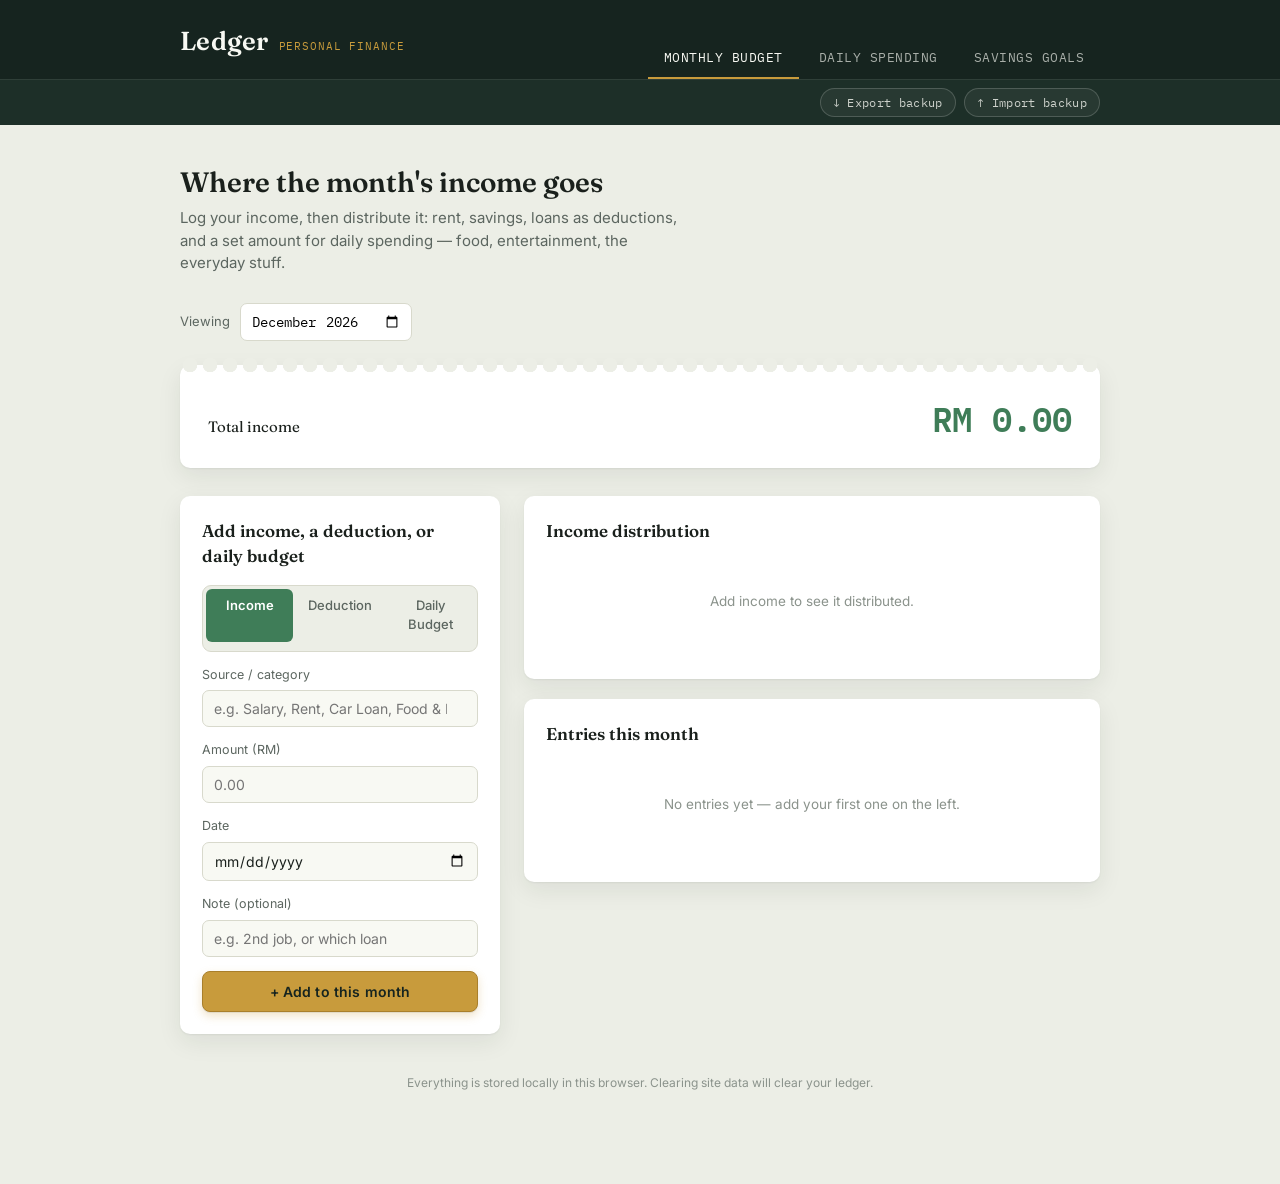
<file: index.html>
<!DOCTYPE html>
<html lang="en">
<head>
<meta charset="UTF-8" />
<meta name="viewport" content="width=device-width, initial-scale=1.0" />
<title>Ledger — Monthly Budget</title>
<meta name="description" content="Track income and deductions to see what's left to spend each day." />
<link rel="preconnect" href="https://fonts.googleapis.com">
<link rel="preconnect" href="https://fonts.gstatic.com" crossorigin>
<link href="https://fonts.googleapis.com/css2?family=Fraunces:wght@500;600;700&family=Inter:wght@400;500;600&family=IBM+Plex+Mono:wght@400;500;600&display=swap" rel="stylesheet">
<link rel="stylesheet" href="style.css" />
</head>
<body>

<header class="topbar">
  <div class="topbar-inner">
    <div class="brand">
      <span class="brand-mark">Ledger</span>
      <span class="brand-sub">Personal finance</span>
    </div>
    <nav class="tabs">
      <a class="tab active" href="index.html">Monthly Budget</a>
      <a class="tab" href="daily.html">Daily Spending</a>
      <a class="tab" href="savings.html">Savings Goals</a>
    </nav>
  </div>
  <div class="backup-bar">
    <div class="backup-bar-inner">
      <button class="backup-btn" id="export-btn">↓ Export backup</button>
      <button class="backup-btn" id="import-btn">↑ Import backup</button>
      <input type="file" id="import-input" accept="application/json" hidden />
    </div>
  </div>
</header>

<main class="shell">
  <h1 class="page-title">Where the month's income goes</h1>
  <p class="page-lede">Log your income, then distribute it: rent, savings, loans as deductions, and a set amount for daily spending — food, entertainment, the everyday stuff.</p>

  <div class="month-picker">
    <label for="month-select" class="receipt-label">Viewing</label>
    <input type="month" id="month-select" />
  </div>

  <section class="receipt" aria-label="Monthly income">
    <div class="receipt-row">
      <span class="receipt-balance-label">Total income</span>
      <span class="receipt-balance-figure positive" id="total-income">RM 0.00</span>
    </div>
  </section>

  <div class="grid-2">
    <div class="card">
      <h2 class="card-title">Add income, a deduction, or daily budget</h2>
      <form id="txn-form">
        <div class="field radio-row">
          <label data-kind="income"><input type="radio" name="kind" value="income" checked /><span>Income</span></label>
          <label data-kind="deduction"><input type="radio" name="kind" value="deduction" /><span>Deduction</span></label>
          <label data-kind="budget"><input type="radio" name="kind" value="budget" /><span>Daily Budget</span></label>
        </div>
        <div class="field">
          <label for="txn-category">Source / category</label>
          <input type="text" id="txn-category" placeholder="e.g. Salary, Rent, Car Loan, Food & Entertainment" list="txn-suggestions" required />
          <datalist id="txn-suggestions">
            <option value="Salary"></option>
            <option value="Side income"></option>
            <option value="Freelance"></option>
            <option value="Bonus"></option>
            <option value="Rent"></option>
            <option value="Utilities"></option>
            <option value="Loan repayment"></option>
            <option value="Savings"></option>
            <option value="Insurance"></option>
            <option value="Subscriptions"></option>
            <option value="Food & Entertainment"></option>
          </datalist>
        </div>
        <div class="field">
          <label for="txn-amount">Amount (RM)</label>
          <input type="number" id="txn-amount" min="0.01" step="0.01" placeholder="0.00" required />
        </div>
        <div class="field">
          <label for="txn-date">Date</label>
          <input type="date" id="txn-date" />
        </div>
        <div class="field">
          <label for="txn-note">Note (optional)</label>
          <input type="text" id="txn-note" placeholder="e.g. 2nd job, or which loan" />
        </div>
        <button type="submit" class="btn">+ Add to this month</button>
      </form>
    </div>

    <div>
      <div class="card" style="margin-bottom:20px">
        <h2 class="card-title">Income distribution</h2>
        <div id="category-breakdown"></div>
      </div>

      <div class="card">
        <h2 class="card-title">Entries this month</h2>
        <ul class="ledger-list" id="ledger-list"></ul>
        <p class="empty-state" id="empty-state" style="display:none">No entries yet — add your first one on the left.</p>
      </div>
    </div>
  </div>

  <p class="footer-note">Everything is stored locally in this browser. Clearing site data will clear your ledger.</p>
</main>

<script src="app.js"></script>
</body>
</html>
</file>
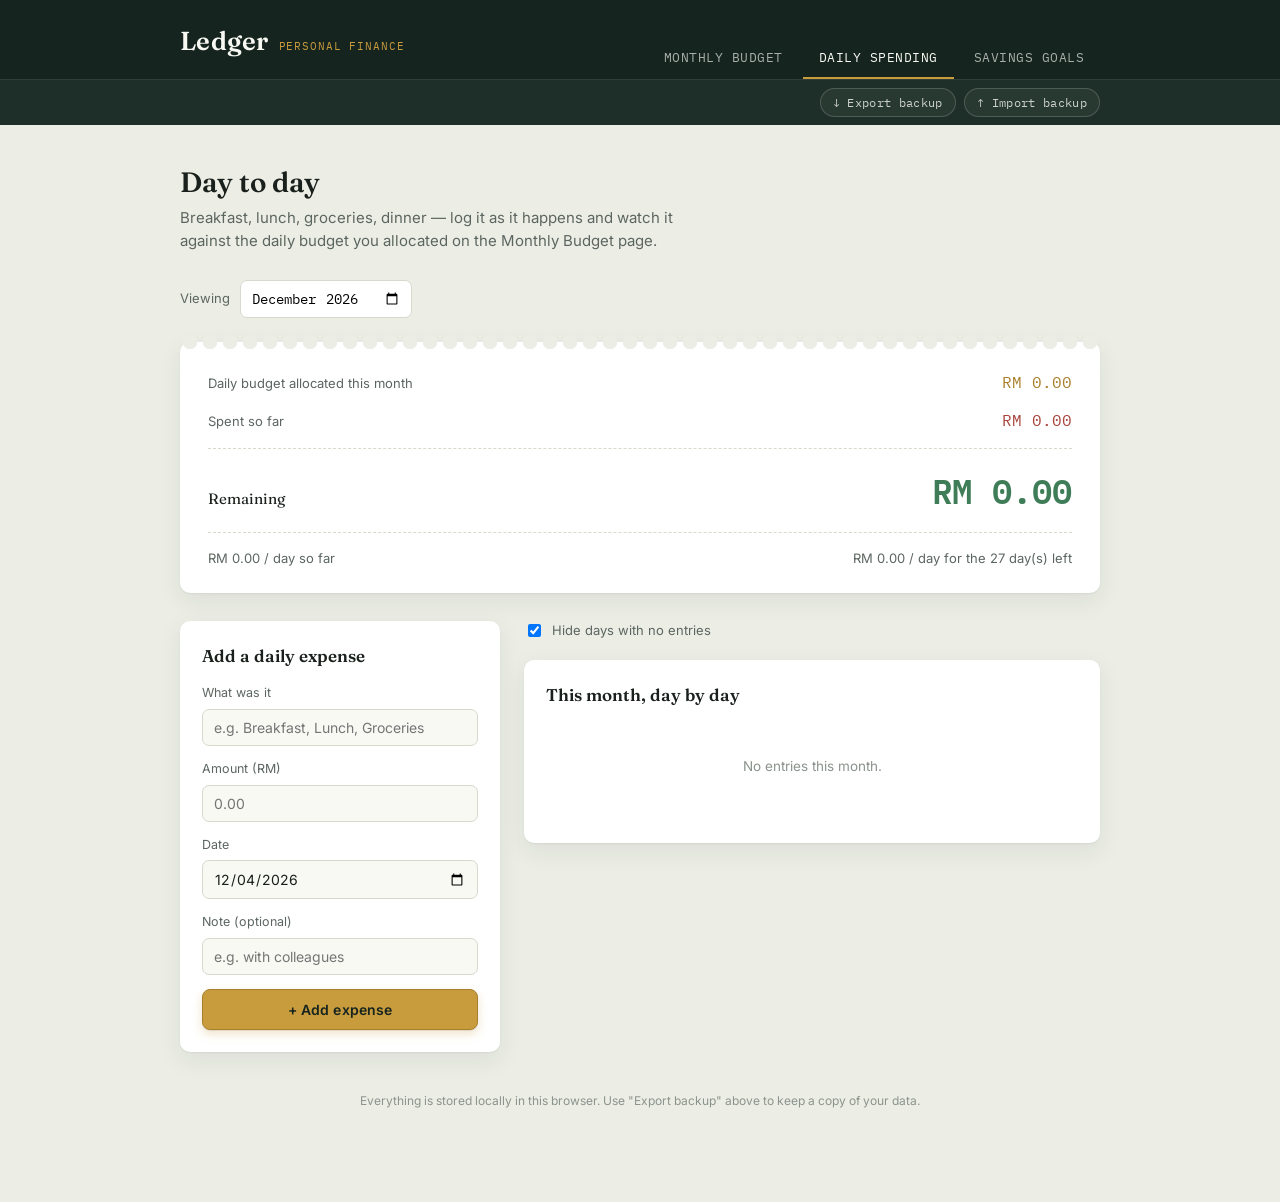
<file: daily.html>
<!DOCTYPE html>
<html lang="en">
<head>
<meta charset="UTF-8" />
<meta name="viewport" content="width=device-width, initial-scale=1.0" />
<title>Ledger — Daily Spending</title>
<meta name="description" content="Log daily spending and watch it against what's left of the month's budget." />
<link rel="preconnect" href="https://fonts.googleapis.com">
<link rel="preconnect" href="https://fonts.gstatic.com" crossorigin>
<link href="https://fonts.googleapis.com/css2?family=Fraunces:wght@500;600;700&family=Inter:wght@400;500;600&family=IBM+Plex+Mono:wght@400;500;600&display=swap" rel="stylesheet">
<link rel="stylesheet" href="style.css" />
</head>
<body>

<header class="topbar">
  <div class="topbar-inner">
    <div class="brand">
      <span class="brand-mark">Ledger</span>
      <span class="brand-sub">Personal finance</span>
    </div>
    <nav class="tabs">
      <a class="tab" href="index.html">Monthly Budget</a>
      <a class="tab active" href="daily.html">Daily Spending</a>
      <a class="tab" href="savings.html">Savings Goals</a>
    </nav>
  </div>
  <div class="backup-bar">
    <div class="backup-bar-inner">
      <button class="backup-btn" id="export-btn">↓ Export backup</button>
      <button class="backup-btn" id="import-btn">↑ Import backup</button>
      <input type="file" id="import-input" accept="application/json" hidden />
    </div>
  </div>
</header>

<main class="shell">
  <h1 class="page-title">Day to day</h1>
  <p class="page-lede">Breakfast, lunch, groceries, dinner — log it as it happens and watch it against the daily budget you allocated on the Monthly Budget page.</p>

  <div class="month-picker">
    <label for="daily-month-select" class="receipt-label">Viewing</label>
    <input type="month" id="daily-month-select" />
  </div>

  <section class="receipt" aria-label="Daily spending summary">
    <div class="receipt-row">
      <span class="receipt-label">Daily budget allocated this month</span>
      <span class="receipt-figure" id="leftover-budget" style="color:var(--gold-600)">RM 0.00</span>
    </div>
    <div class="receipt-row">
      <span class="receipt-label">Spent so far</span>
      <span class="receipt-figure expense" id="spent-so-far">RM 0.00</span>
    </div>
    <hr class="receipt-divider" />
    <div class="receipt-row">
      <span class="receipt-balance-label">Remaining</span>
      <span class="receipt-balance-figure positive" id="remaining-figure">RM 0.00</span>
    </div>
    <hr class="receipt-divider" />
    <div class="receipt-row">
      <span class="receipt-label" id="daily-avg">RM 0.00 / day so far</span>
      <span class="receipt-label" id="daily-suggested">—</span>
    </div>
  </section>

  <div class="grid-2">
    <div class="card">
      <h2 class="card-title">Add a daily expense</h2>
      <form id="daily-form">
        <div class="field">
          <label for="daily-category">What was it</label>
          <input type="text" id="daily-category" placeholder="e.g. Breakfast, Lunch, Groceries" list="daily-suggestions" required />
          <datalist id="daily-suggestions">
            <option value="Breakfast"></option>
            <option value="Lunch"></option>
            <option value="Dinner"></option>
            <option value="Groceries"></option>
            <option value="Coffee"></option>
            <option value="Snacks"></option>
            <option value="Petrol"></option>
            <option value="Parking"></option>
            <option value="Grab / rideshare"></option>
            <option value="Entertainment"></option>
          </datalist>
        </div>
        <div class="field">
          <label for="daily-amount">Amount (RM)</label>
          <input type="number" id="daily-amount" min="0.01" step="0.01" placeholder="0.00" required />
        </div>
        <div class="field">
          <label for="daily-date">Date</label>
          <input type="date" id="daily-date" />
        </div>
        <div class="field">
          <label for="daily-note">Note (optional)</label>
          <input type="text" id="daily-note" placeholder="e.g. with colleagues" />
        </div>
        <button type="submit" class="btn">+ Add expense</button>
      </form>
    </div>

    <div>
      <label class="toggle-row">
        <input type="checkbox" id="hide-empty-days" checked />
        Hide days with no entries
      </label>
      <div class="card">
        <h2 class="card-title">This month, day by day</h2>
        <div id="daily-list"></div>
      </div>
    </div>
  </div>

  <p class="footer-note">Everything is stored locally in this browser. Use "Export backup" above to keep a copy of your data.</p>
</main>

<script src="app.js"></script>
</body>
</html>
</file>
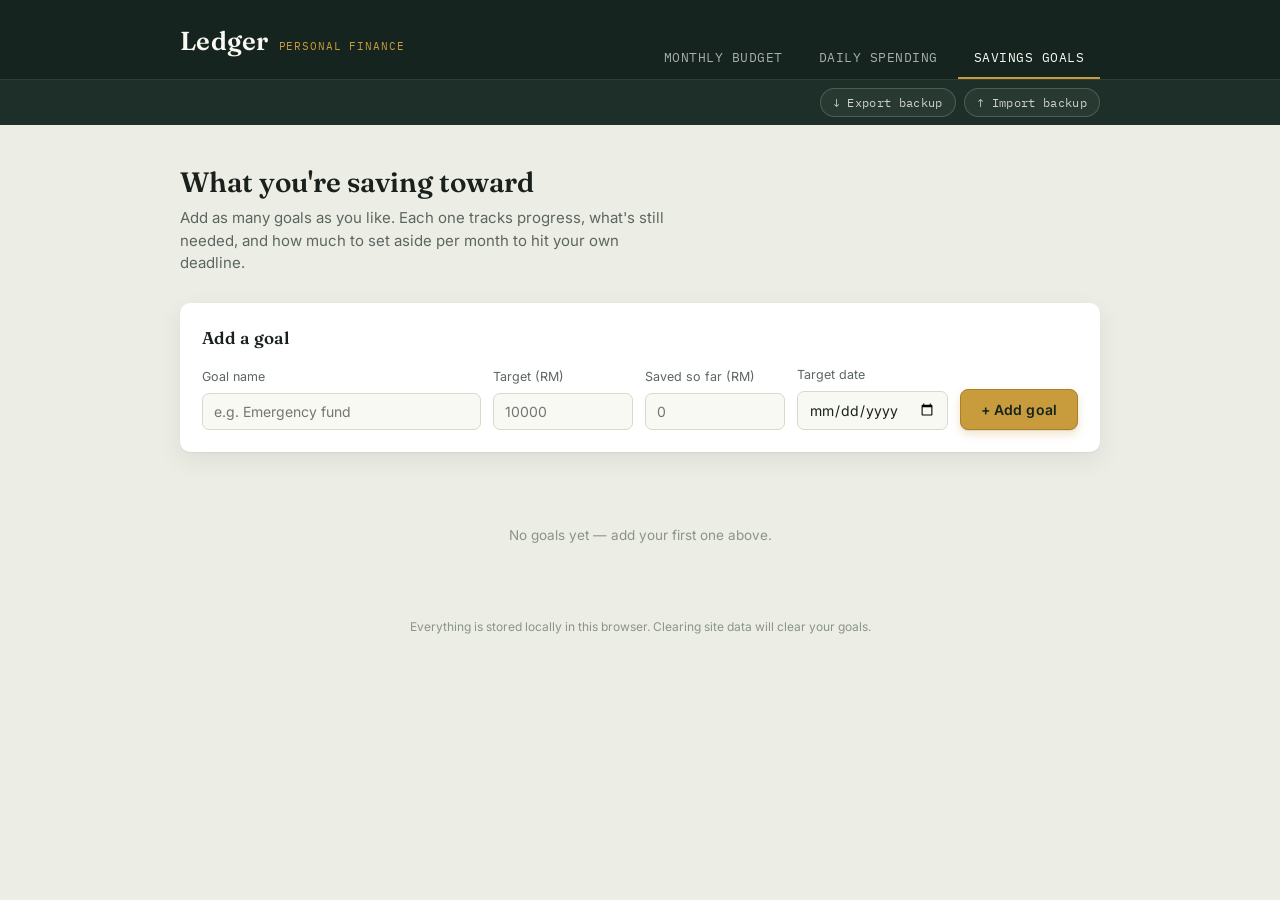
<file: savings.html>
<!DOCTYPE html>
<html lang="en">
<head>
<meta charset="UTF-8" />
<meta name="viewport" content="width=device-width, initial-scale=1.0" />
<title>Ledger — Savings Goals</title>
<meta name="description" content="Track flexible savings goals with live progress and monthly targets." />
<link rel="preconnect" href="https://fonts.googleapis.com">
<link rel="preconnect" href="https://fonts.gstatic.com" crossorigin>
<link href="https://fonts.googleapis.com/css2?family=Fraunces:wght@500;600;700&family=Inter:wght@400;500;600&family=IBM+Plex+Mono:wght@400;500;600&display=swap" rel="stylesheet">
<link rel="stylesheet" href="style.css" />
</head>
<body>

<header class="topbar">
  <div class="topbar-inner">
    <div class="brand">
      <span class="brand-mark">Ledger</span>
      <span class="brand-sub">Personal finance</span>
    </div>
    <nav class="tabs">
      <a class="tab" href="index.html">Monthly Budget</a>
      <a class="tab" href="daily.html">Daily Spending</a>
      <a class="tab active" href="savings.html">Savings Goals</a>
    </nav>
  </div>
  <div class="backup-bar">
    <div class="backup-bar-inner">
      <button class="backup-btn" id="export-btn">↓ Export backup</button>
      <button class="backup-btn" id="import-btn">↑ Import backup</button>
      <input type="file" id="import-input" accept="application/json" hidden />
    </div>
  </div>
</header>

<main class="shell">
  <h1 class="page-title">What you're saving toward</h1>
  <p class="page-lede">Add as many goals as you like. Each one tracks progress, what's still needed, and how much to set aside per month to hit your own deadline.</p>

  <div class="card" style="margin-bottom:28px">
    <h2 class="card-title">Add a goal</h2>
    <form id="goal-form" class="goal-form-grid">
      <div class="field" style="margin-bottom:0">
        <label for="goal-name">Goal name</label>
        <input type="text" id="goal-name" placeholder="e.g. Emergency fund" required />
      </div>
      <div class="field" style="margin-bottom:0">
        <label for="goal-target">Target (RM)</label>
        <input type="number" id="goal-target" min="1" step="0.01" placeholder="10000" required />
      </div>
      <div class="field" style="margin-bottom:0">
        <label for="goal-saved">Saved so far (RM)</label>
        <input type="number" id="goal-saved" min="0" step="0.01" placeholder="0" />
      </div>
      <div class="field" style="margin-bottom:0">
        <label for="goal-deadline">Target date</label>
        <input type="date" id="goal-deadline" required />
      </div>
      <button type="submit" class="btn goal-form-submit">+ Add goal</button>
    </form>
  </div>

  <div class="goal-grid" id="goal-grid"></div>
  <p class="empty-state" id="goals-empty" style="display:none">No goals yet — add your first one above.</p>

  <p class="footer-note">Everything is stored locally in this browser. Clearing site data will clear your goals.</p>
</main>

<script src="app.js"></script>
</body>
</html>
</file>
<file: style.css>
/* ============================================================
   LEDGER — a personal finance tracker
   Design tokens
   ============================================================ */

:root {
  /* Color */
  --ink-900: #16241f;
  --ink-800: #1d2f28;
  --ink-700: #2c3b34;
  --paper-50: #eceee6;
  --paper-0: #f8f9f3;
  --card: #ffffff;
  --line: #d8d9cc;
  --gold-500: #c89b3c;
  --gold-600: #a97f2b;
  --green-600: #3f7d58;
  --green-100: #e3ede6;
  --brick-600: #a8443c;
  --brick-100: #f3e2df;
  --text-900: #1a201c;
  --text-600: #5c6660;
  --text-400: #8b938c;

  /* Type */
  --font-display: "Fraunces", Georgia, serif;
  --font-body: "Inter", -apple-system, BlinkMacSystemFont, sans-serif;
  --font-mono: "IBM Plex Mono", "Courier New", monospace;

  /* Layout */
  --radius: 10px;
  --shadow-card: 0 1px 2px rgba(22, 36, 31, 0.06), 0 8px 24px rgba(22, 36, 31, 0.08);
  --max-width: 960px;
}

@media (prefers-reduced-motion: reduce) {
  *, *::before, *::after {
    animation-duration: 0.001ms !important;
    transition-duration: 0.001ms !important;
  }
}

* { box-sizing: border-box; }

html { scroll-behavior: smooth; }

body {
  margin: 0;
  background: var(--paper-50);
  color: var(--text-900);
  font-family: var(--font-body);
  font-size: 15px;
  line-height: 1.5;
  -webkit-font-smoothing: antialiased;
}

::selection { background: var(--gold-500); color: var(--ink-900); }

:focus-visible {
  outline: 2px solid var(--gold-600);
  outline-offset: 2px;
}

/* ---------- Nav ---------- */

.topbar {
  background: var(--ink-900);
  color: var(--paper-0);
}

.topbar-inner {
  max-width: var(--max-width);
  margin: 0 auto;
  padding: 22px 20px 0;
  display: flex;
  flex-wrap: wrap;
  align-items: flex-end;
  justify-content: space-between;
  gap: 16px;
}

.brand {
  display: flex;
  align-items: baseline;
  gap: 10px;
  padding-bottom: 18px;
}

.brand-mark {
  font-family: var(--font-display);
  font-size: 26px;
  font-weight: 600;
  letter-spacing: 0.01em;
}

.brand-sub {
  font-family: var(--font-mono);
  font-size: 11px;
  letter-spacing: 0.08em;
  text-transform: uppercase;
  color: var(--gold-500);
}

.tabs {
  display: flex;
  gap: 4px;
}

.tab {
  font-family: var(--font-mono);
  font-size: 12.5px;
  letter-spacing: 0.04em;
  text-transform: uppercase;
  color: rgba(248, 249, 243, 0.65);
  text-decoration: none;
  padding: 10px 16px;
  border-bottom: 2px solid transparent;
  transition: color 0.15s ease, border-color 0.15s ease;
}

.tab:hover { color: var(--paper-0); }

.tab.active {
  color: var(--paper-0);
  border-bottom-color: var(--gold-500);
}

/* ---------- Backup bar ---------- */

.backup-bar {
  background: var(--ink-800);
  border-top: 1px solid rgba(248, 249, 243, 0.08);
}

.backup-bar-inner {
  max-width: var(--max-width);
  margin: 0 auto;
  padding: 8px 20px;
  display: flex;
  justify-content: flex-end;
  gap: 8px;
}

.backup-btn {
  display: inline-flex;
  align-items: center;
  gap: 5px;
  font-family: var(--font-mono);
  font-size: 11.5px;
  letter-spacing: 0.03em;
  background: rgba(248, 249, 243, 0.05);
  border: 1px solid rgba(248, 249, 243, 0.18);
  color: rgba(248, 249, 243, 0.8);
  padding: 6px 12px;
  border-radius: 20px;
  cursor: pointer;
  transition: all 0.15s ease;
}

.backup-btn:hover {
  border-color: var(--gold-500);
  color: var(--gold-500);
  background: rgba(200, 155, 60, 0.1);
}

/* ---------- Daily view ---------- */

.day-block {
  border-bottom: 1px solid var(--line);
  padding: 14px 0;
}

.day-block:last-child { border-bottom: none; }

.day-head {
  display: flex;
  justify-content: space-between;
  align-items: baseline;
  cursor: default;
}

.day-date {
  font-family: var(--font-mono);
  font-size: 13.5px;
  font-weight: 600;
}

.day-weekday {
  font-family: var(--font-mono);
  font-size: 11.5px;
  color: var(--text-400);
  margin-left: 6px;
}

.day-total {
  font-family: var(--font-mono);
  font-variant-numeric: tabular-nums;
  font-size: 14px;
}

.day-total.positive { color: var(--green-600); }
.day-total.negative { color: var(--brick-600); }
.day-total.zero { color: var(--text-400); }

.day-entries {
  margin-top: 8px;
  padding-left: 2px;
}

.day-entry {
  display: flex;
  justify-content: space-between;
  gap: 12px;
  font-size: 13px;
  padding: 4px 0;
  color: var(--text-600);
}

.day-entry .amt {
  font-family: var(--font-mono);
  font-variant-numeric: tabular-nums;
  white-space: nowrap;
}

.day-entry .amt.income { color: var(--green-600); }
.day-entry .amt.expense { color: var(--brick-600); }

.day-entry-right {
  display: flex;
  align-items: center;
  gap: 6px;
  flex-shrink: 0;
}

.toggle-row {
  display: flex;
  align-items: center;
  gap: 8px;
  margin-bottom: 20px;
  font-size: 13px;
  color: var(--text-600);
}

.month-summary-strip {
  display: flex;
  gap: 24px;
  margin-bottom: 20px;
  flex-wrap: wrap;
}

.month-summary-strip .stat-label {
  font-size: 11.5px;
  color: var(--text-400);
  margin-bottom: 2px;
}

.month-summary-strip .stat-value {
  font-family: var(--font-mono);
  font-variant-numeric: tabular-nums;
  font-size: 16px;
}

/* ---------- Shell ---------- */

.shell {
  max-width: var(--max-width);
  margin: 0 auto;
  padding: 32px 20px 80px;
}

.page-title {
  font-family: var(--font-display);
  font-size: 28px;
  font-weight: 600;
  margin: 4px 0 4px;
}

.page-lede {
  color: var(--text-600);
  margin: 0 0 28px;
  max-width: 56ch;
}

/* ---------- Receipt / ledger card (signature element) ---------- */

.receipt {
  background: var(--card);
  border-radius: var(--radius);
  box-shadow: var(--shadow-card);
  position: relative;
  padding: 28px 28px 24px;
  margin-bottom: 28px;
}

.receipt::before {
  content: "";
  position: absolute;
  top: -7px;
  left: 0;
  right: 0;
  height: 14px;
  background-image: radial-gradient(circle 7px at 10px 7px, var(--paper-50) 7px, transparent 7.5px);
  background-size: 20px 14px;
  background-repeat: repeat-x;
}

.receipt-row {
  display: flex;
  justify-content: space-between;
  align-items: baseline;
  gap: 16px;
}

.receipt-row + .receipt-row { margin-top: 14px; }

.receipt-divider {
  border: none;
  border-top: 1px dashed var(--line);
  margin: 16px 0;
}

.receipt-label {
  font-size: 13px;
  color: var(--text-600);
}

.receipt-figure {
  font-family: var(--font-mono);
  font-variant-numeric: tabular-nums;
  font-size: 16px;
}

.receipt-figure.income { color: var(--green-600); }
.receipt-figure.expense { color: var(--brick-600); }
.receipt-figure.budget { color: var(--gold-600); }

.receipt-balance-label {
  font-family: var(--font-display);
  font-size: 15px;
  color: var(--text-900);
}

.receipt-balance-figure {
  font-family: var(--font-mono);
  font-variant-numeric: tabular-nums;
  font-size: 34px;
  font-weight: 600;
}

.receipt-balance-figure.positive { color: var(--green-600); }
.receipt-balance-figure.negative { color: var(--brick-600); }

/* ---------- Grid layout ---------- */

.grid-2 {
  display: grid;
  grid-template-columns: 320px 1fr;
  gap: 24px;
  align-items: start;
}

@media (max-width: 760px) {
  .grid-2 { grid-template-columns: 1fr; }
}

.card {
  background: var(--card);
  border-radius: var(--radius);
  box-shadow: var(--shadow-card);
  padding: 22px;
}

.card-title {
  font-family: var(--font-display);
  font-size: 17px;
  font-weight: 600;
  margin: 0 0 16px;
}

/* ---------- Forms ---------- */

.field { margin-bottom: 14px; }

.field label {
  display: block;
  font-size: 12.5px;
  color: var(--text-600);
  margin-bottom: 6px;
}

.field input,
.field select {
  width: 100%;
  padding: 9px 11px;
  border: 1px solid var(--line);
  border-radius: 7px;
  background: var(--paper-0);
  font-family: var(--font-body);
  font-size: 14px;
  color: var(--text-900);
}

.field input:focus,
.field select:focus {
  border-color: var(--gold-600);
}

.radio-row {
  display: flex;
  gap: 3px;
  padding: 3px;
  background: var(--paper-50);
  border: 1px solid var(--line);
  border-radius: 9px;
}

.radio-row label {
  flex: 1;
  text-align: center;
  padding: 7px 10px;
  border-radius: 6px;
  font-size: 13px;
  font-weight: 500;
  cursor: pointer;
  color: var(--text-600);
  transition: background 0.15s ease, color 0.15s ease;
}

.radio-row input { display: none; }

.radio-row input:checked + span { font-weight: 600; }

.radio-row label:has(input:checked)[data-kind="income"] {
  background: var(--green-600);
  color: #fff;
}

.radio-row label:has(input:checked)[data-kind="deduction"] {
  background: var(--brick-600);
  color: #fff;
}

.radio-row label:has(input:checked)[data-kind="budget"] {
  background: var(--gold-500);
  color: var(--ink-900);
}

.btn {
  display: inline-flex;
  align-items: center;
  justify-content: center;
  gap: 6px;
  width: 100%;
  padding: 11px 18px;
  border-radius: 8px;
  border: 1px solid var(--gold-600);
  background: var(--gold-500);
  color: var(--ink-900);
  font-family: var(--font-body);
  font-size: 14px;
  font-weight: 600;
  letter-spacing: 0.01em;
  cursor: pointer;
  box-shadow: 0 1px 0 rgba(22, 36, 31, 0.08), 0 4px 10px rgba(200, 155, 60, 0.28);
  transition: background 0.15s ease, box-shadow 0.15s ease, transform 0.05s ease;
}

.btn:hover {
  background: var(--gold-600);
  box-shadow: 0 1px 0 rgba(22, 36, 31, 0.08), 0 6px 14px rgba(200, 155, 60, 0.36);
}

.btn:active {
  transform: translateY(1px);
  box-shadow: 0 1px 0 rgba(22, 36, 31, 0.08);
}

.btn-ghost {
  background: var(--card);
  color: var(--text-600);
  border: 1px solid var(--line);
  box-shadow: none;
}

.btn-ghost:hover {
  background: var(--paper-50);
  color: var(--text-900);
  border-color: var(--text-400);
  box-shadow: none;
}

/* ---------- Ledger list ---------- */

.ledger-list {
  list-style: none;
  margin: 0;
  padding: 0;
}

.ledger-item {
  display: grid;
  grid-template-columns: 1fr auto auto;
  align-items: center;
  gap: 14px;
  padding: 12px 0;
  border-bottom: 1px solid var(--line);
}

.ledger-item:last-child { border-bottom: none; }

.ledger-main {
  min-width: 0;
}

.ledger-category {
  font-weight: 600;
  font-size: 14px;
}

.ledger-meta {
  font-size: 12px;
  color: var(--text-400);
  font-family: var(--font-mono);
}

.ledger-amount {
  font-family: var(--font-mono);
  font-variant-numeric: tabular-nums;
  font-size: 14.5px;
  white-space: nowrap;
}

.ledger-amount.income { color: var(--green-600); }
.ledger-amount.expense { color: var(--brick-600); }
.ledger-amount.budget { color: var(--gold-600); }

.ledger-delete {
  display: inline-flex;
  align-items: center;
  justify-content: center;
  width: 26px;
  height: 26px;
  flex-shrink: 0;
  background: none;
  border: 1px solid transparent;
  color: var(--text-400);
  cursor: pointer;
  font-size: 13px;
  line-height: 1;
  border-radius: 50%;
  transition: all 0.15s ease;
}

.ledger-delete:hover {
  color: var(--brick-600);
  background: var(--brick-100);
  border-color: var(--brick-600);
}

.empty-state {
  text-align: center;
  padding: 32px 16px;
  color: var(--text-400);
  font-size: 13.5px;
}

/* ---------- Breakdown bars ---------- */

.bar-row { margin-bottom: 12px; }

.bar-row:last-child { margin-bottom: 0; }

.bar-label-row {
  display: flex;
  justify-content: space-between;
  font-size: 13px;
  margin-bottom: 5px;
}

.bar-label-row .amt {
  font-family: var(--font-mono);
  font-variant-numeric: tabular-nums;
  color: var(--text-600);
}

.bar-track {
  height: 7px;
  background: var(--paper-50);
  border-radius: 4px;
  overflow: hidden;
}

.bar-fill {
  height: 100%;
  background: var(--gold-500);
  border-radius: 4px;
  transition: width 0.3s ease;
}

/* ---------- Goal jars ---------- */

.goal-grid {
  display: grid;
  grid-template-columns: repeat(auto-fill, minmax(260px, 1fr));
  gap: 20px;
}

.goal-card {
  background: var(--card);
  border-radius: var(--radius);
  box-shadow: var(--shadow-card);
  padding: 22px;
  position: relative;
}

.goal-head {
  display: flex;
  justify-content: space-between;
  align-items: flex-start;
  margin-bottom: 14px;
}

.goal-name {
  font-family: var(--font-display);
  font-size: 17px;
  font-weight: 600;
}

.goal-jar {
  height: 12px;
  background: var(--paper-50);
  border-radius: 6px;
  overflow: hidden;
  margin: 12px 0 14px;
  border: 1px solid var(--line);
}

.goal-jar-fill {
  height: 100%;
  background: linear-gradient(90deg, var(--gold-500), var(--green-600));
  transition: width 0.4s ease;
}

.goal-stats {
  display: grid;
  grid-template-columns: 1fr 1fr;
  gap: 10px 16px;
  font-size: 12.5px;
}

.goal-stat-label { color: var(--text-400); margin-bottom: 2px; }

.goal-stat-value {
  font-family: var(--font-mono);
  font-variant-numeric: tabular-nums;
  font-size: 14px;
}

/* ---------- Month picker ---------- */

.month-picker {
  display: flex;
  align-items: center;
  gap: 10px;
  margin-bottom: 24px;
}

.month-picker input {
  padding: 8px 10px;
  border: 1px solid var(--line);
  border-radius: 7px;
  background: var(--card);
  font-family: var(--font-mono);
  font-size: 13.5px;
}

.goal-form-grid {
  display: grid;
  grid-template-columns: 2fr 1fr 1fr 1fr auto;
  gap: 12px;
  align-items: end;
}

.goal-form-submit {
  width: auto;
  padding: 11px 20px;
  white-space: nowrap;
}

/* ---------- Footer ---------- */

.footer-note {
  text-align: center;
  color: var(--text-400);
  font-size: 12px;
  margin-top: 40px;
}

/* ============================================================
   MOBILE
   ============================================================ */

@media (max-width: 640px) {
  body { font-size: 14.5px; }

  /* Nav: brand on its own row, tabs scroll horizontally under it */
  .topbar-inner {
    padding: 16px 16px 0;
    flex-direction: column;
    align-items: stretch;
    gap: 4px;
  }

  .brand {
    padding-bottom: 12px;
  }

  .tabs {
    overflow-x: auto;
    -webkit-overflow-scrolling: touch;
    scrollbar-width: none;
    gap: 2px;
    margin: 0 -16px;
    padding: 0 16px;
  }

  .tabs::-webkit-scrollbar { display: none; }

  .tab {
    white-space: nowrap;
    font-size: 11.5px;
    padding: 10px 12px;
  }

  .backup-bar-inner {
    padding: 8px 16px;
    justify-content: center;
  }

  .backup-btn {
    flex: 1;
    justify-content: center;
    font-size: 11px;
  }

  /* Shell & type scale */
  .shell {
    padding: 22px 16px 60px;
  }

  .page-title {
    font-size: 22px;
  }

  .page-lede {
    font-size: 13.5px;
    margin-bottom: 20px;
  }

  .month-picker {
    flex-wrap: wrap;
  }

  .month-picker input {
    flex: 1;
    min-width: 0;
  }

  /* Receipt card */
  .receipt {
    padding: 22px 18px 18px;
  }

  .receipt-balance-figure {
    font-size: 26px;
  }

  .receipt-row {
    flex-wrap: wrap;
    gap: 4px 12px;
  }

  /* Cards & forms */
  .card {
    padding: 18px 16px;
  }

  .card-title {
    font-size: 15.5px;
  }

  .field input,
  .field select {
    font-size: 16px; /* prevents iOS auto-zoom on focus */
    padding: 10px 11px;
  }

  .radio-row label {
    font-size: 11.5px;
    padding: 8px 4px;
  }

  /* Goal form: stack to a single column on phones */
  .goal-form-grid {
    grid-template-columns: 1fr;
  }

  .goal-form-submit {
    width: 100%;
  }

  .goal-grid {
    grid-template-columns: 1fr;
    gap: 14px;
  }

  .goal-card {
    padding: 18px;
  }

  .goal-stats {
    grid-template-columns: 1fr 1fr;
    gap: 10px;
  }

  /* Ledger rows */
  .ledger-item {
    grid-template-columns: 1fr auto auto;
    gap: 8px;
    padding: 10px 0;
  }

  .ledger-category {
    font-size: 13.5px;
  }

  .ledger-amount {
    font-size: 13.5px;
  }

  /* Daily view entries */
  .day-entry {
    flex-wrap: wrap;
    font-size: 12.5px;
  }

  .month-summary-strip {
    gap: 16px;
  }

  .month-summary-strip .stat-value {
    font-size: 14.5px;
  }
}

@media (max-width: 380px) {
  .radio-row label span { display: inline-block; }
  .tab { font-size: 10.5px; padding: 9px 10px; }
}
</file>
